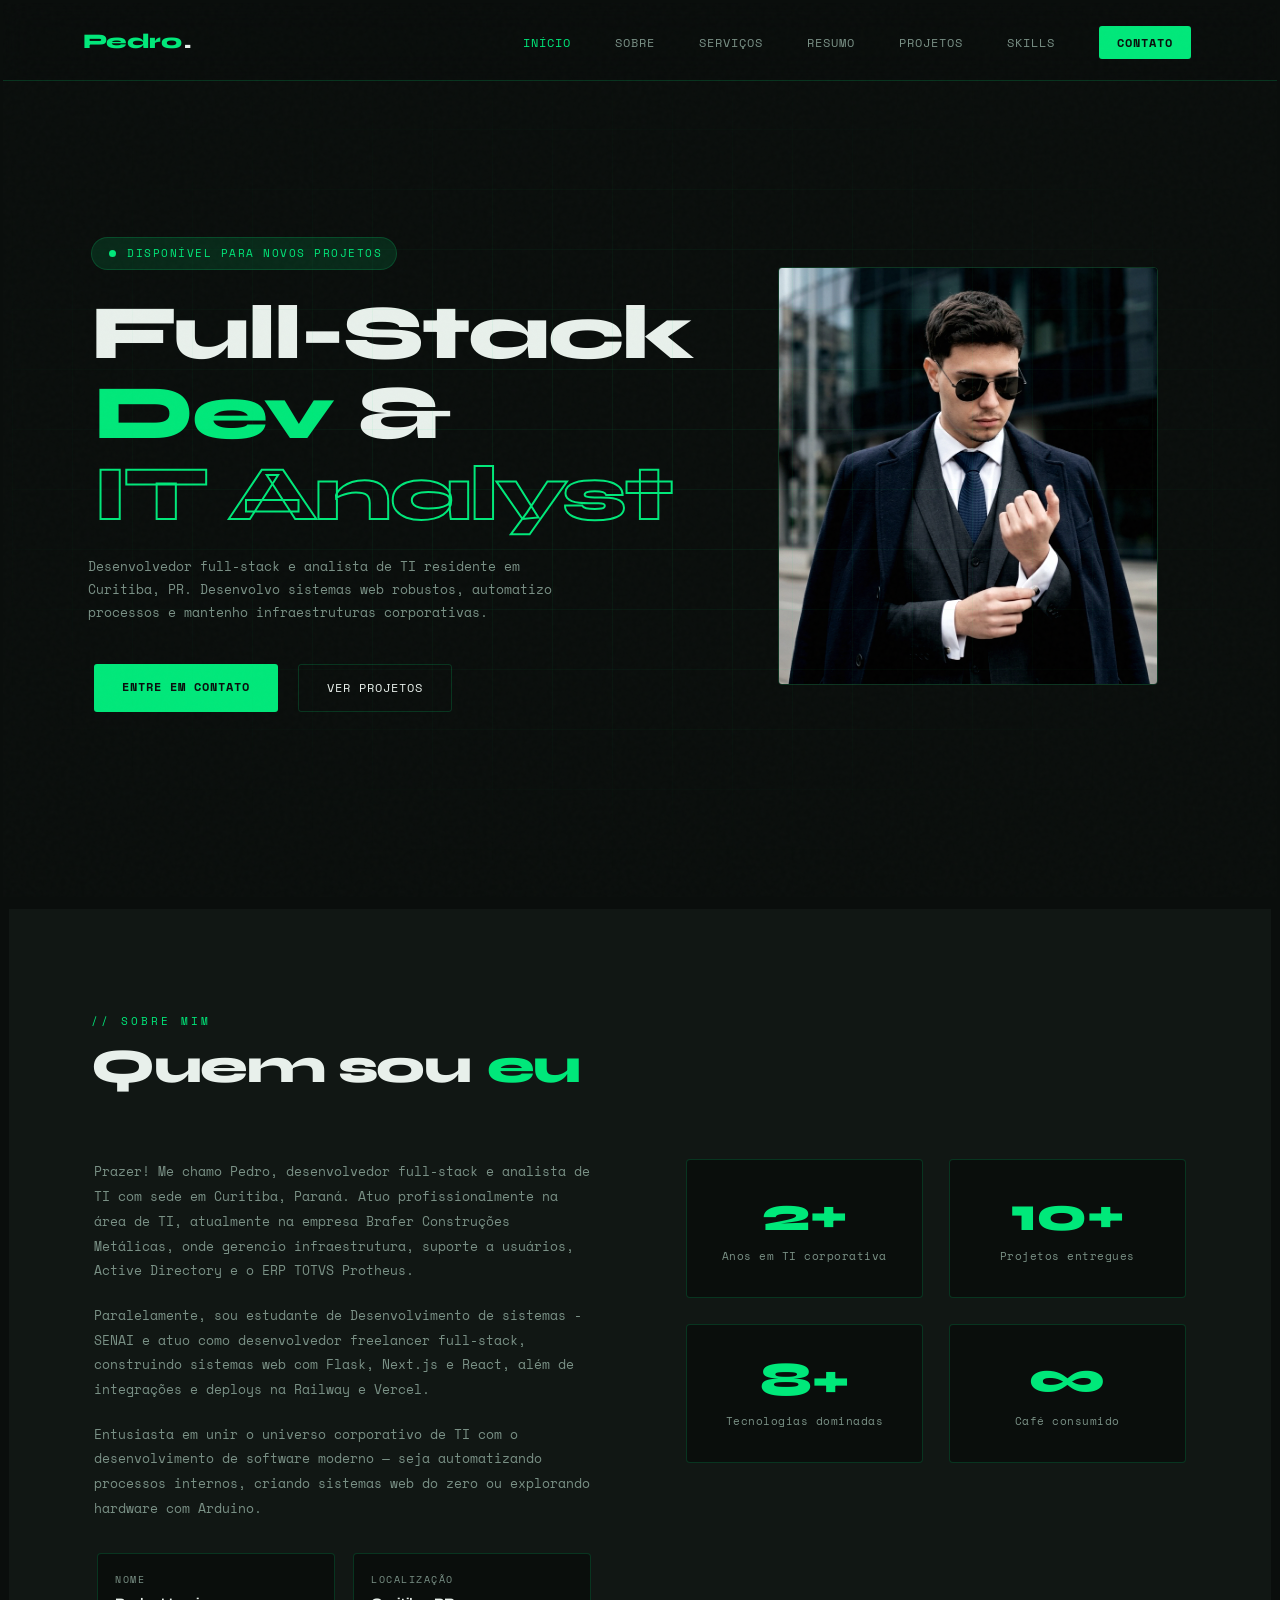
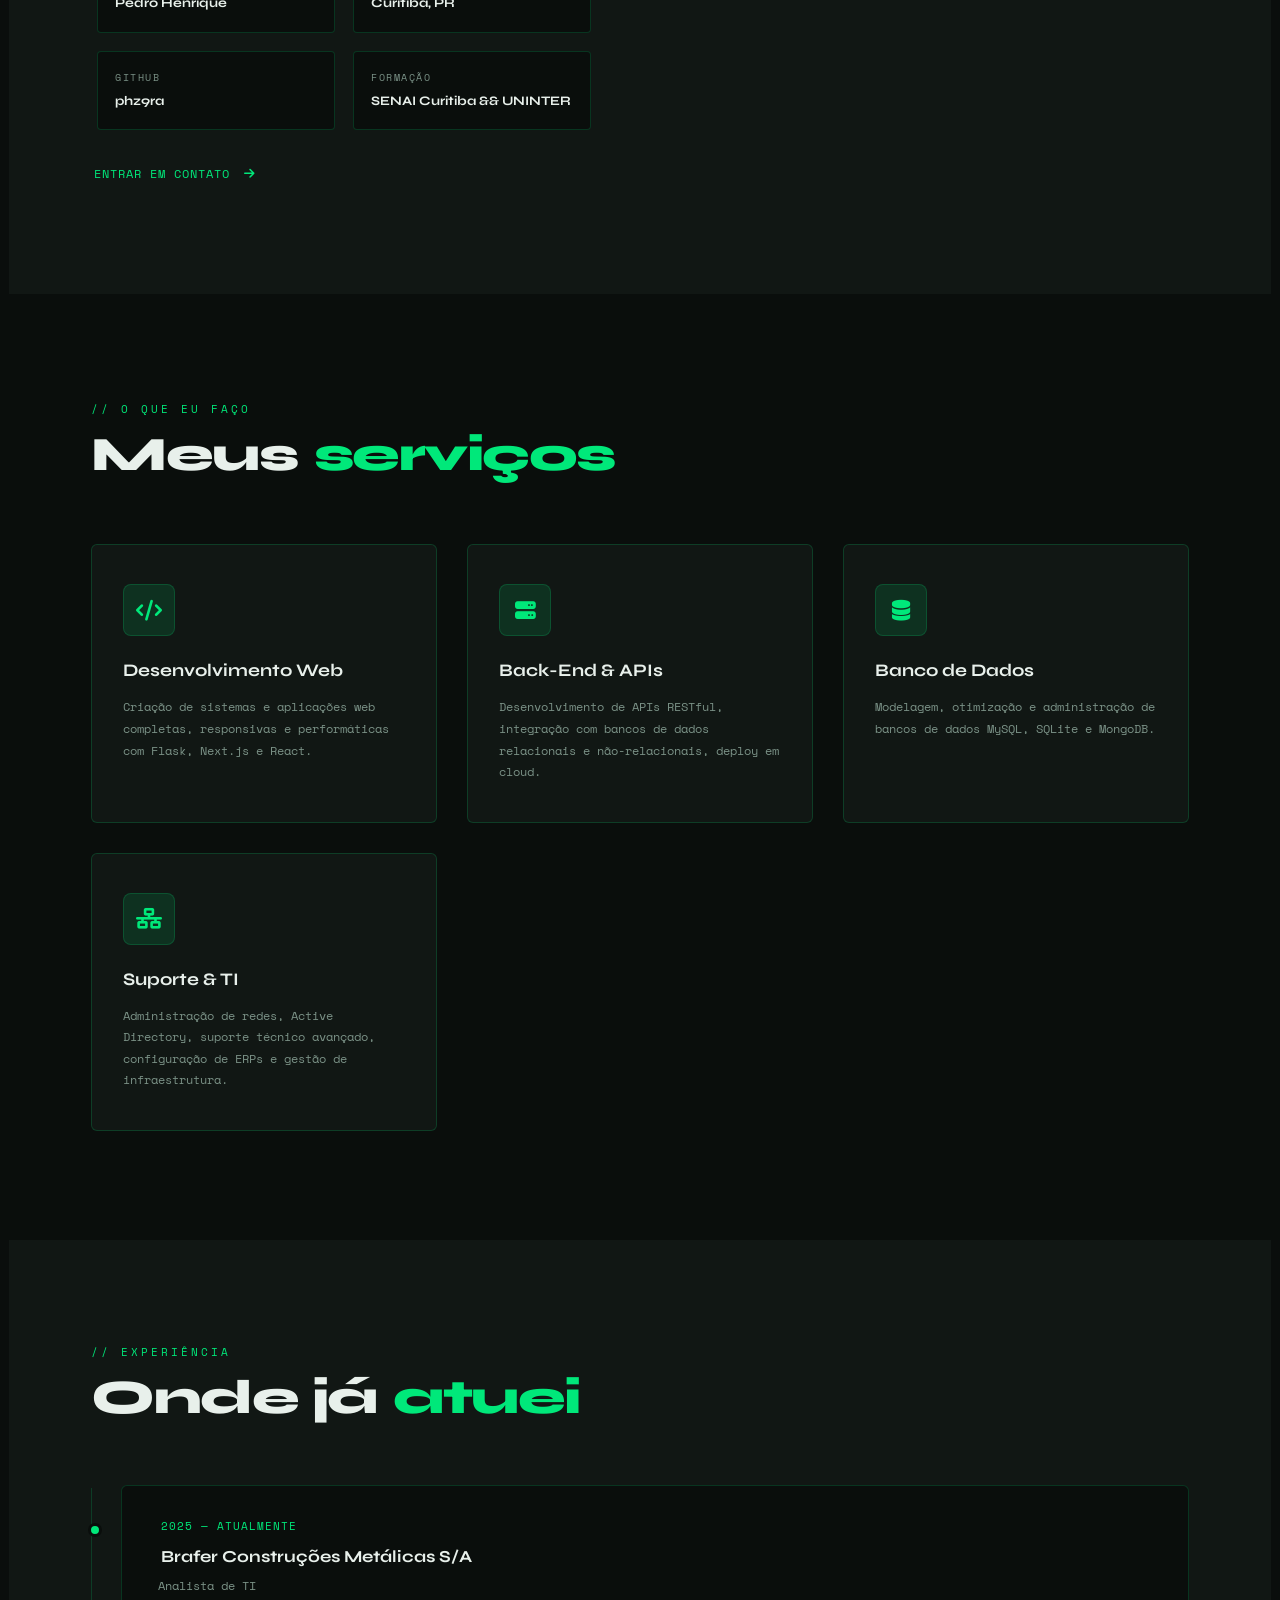
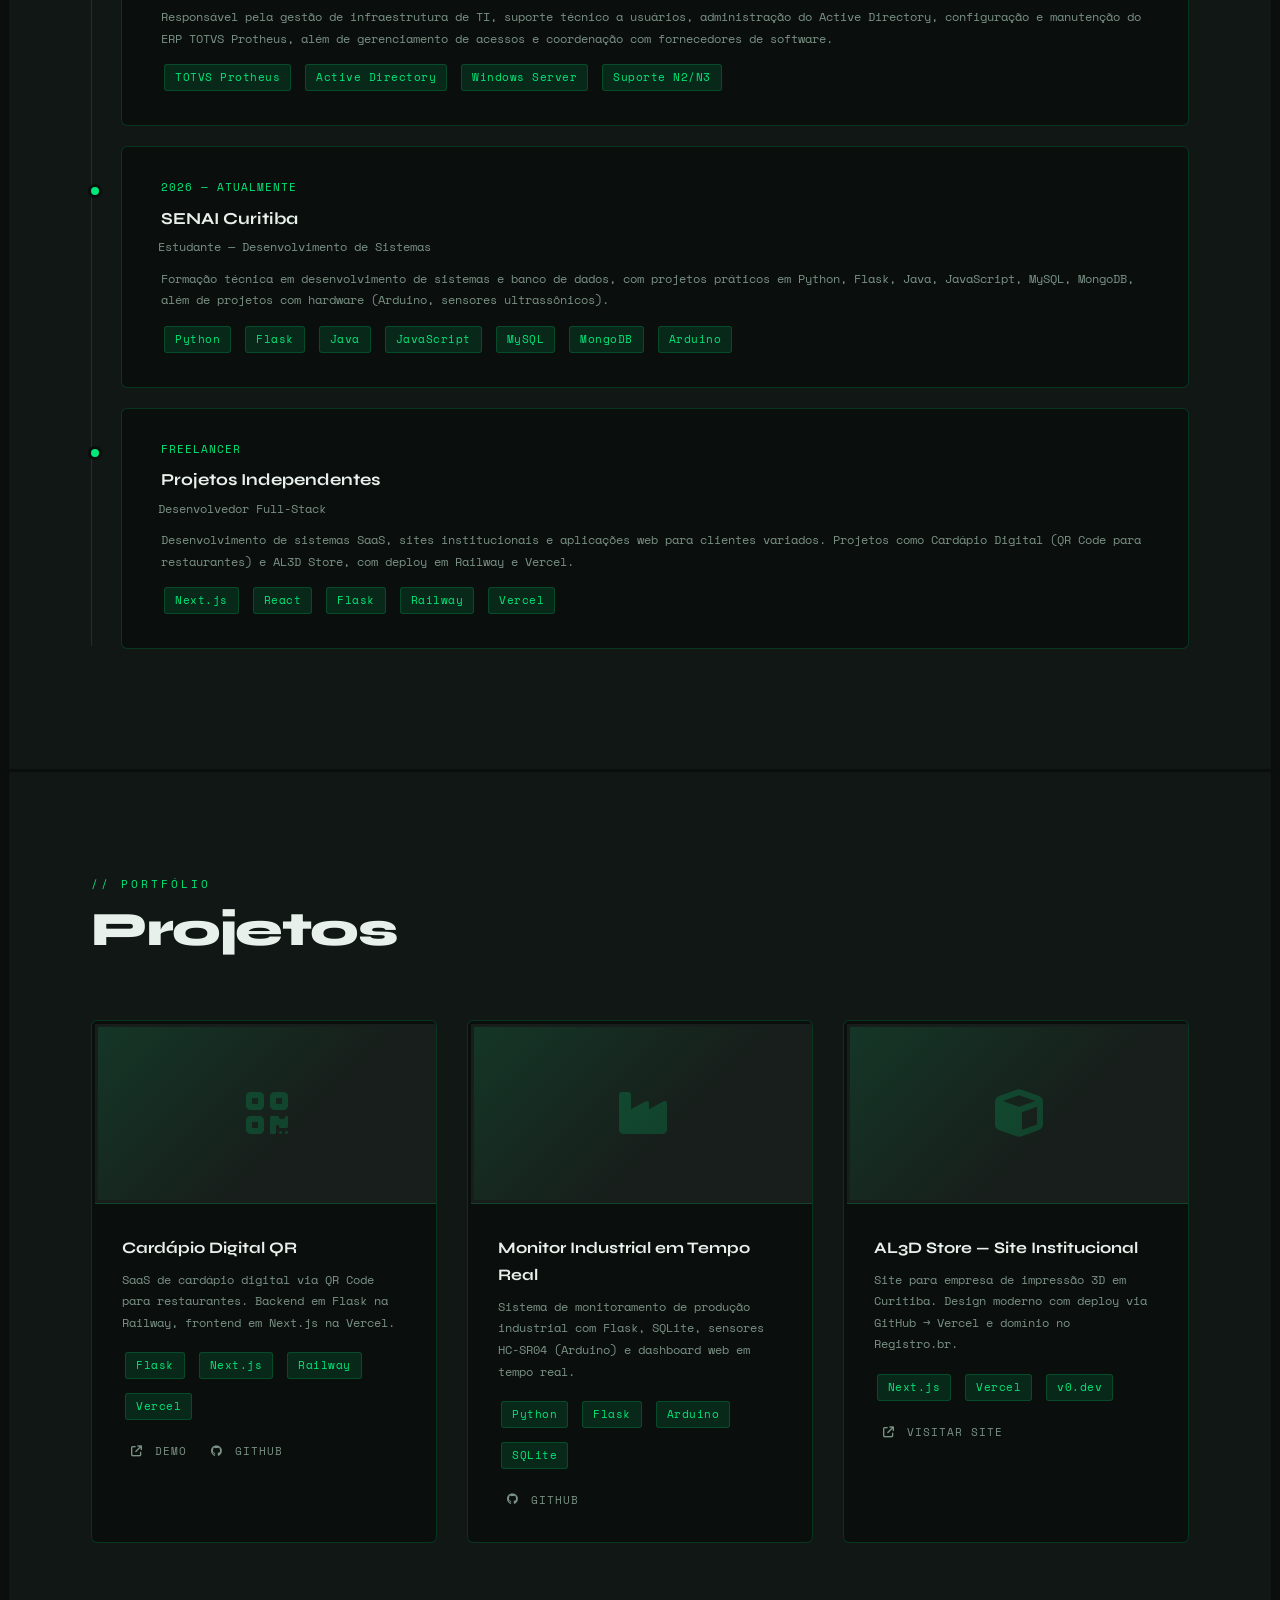
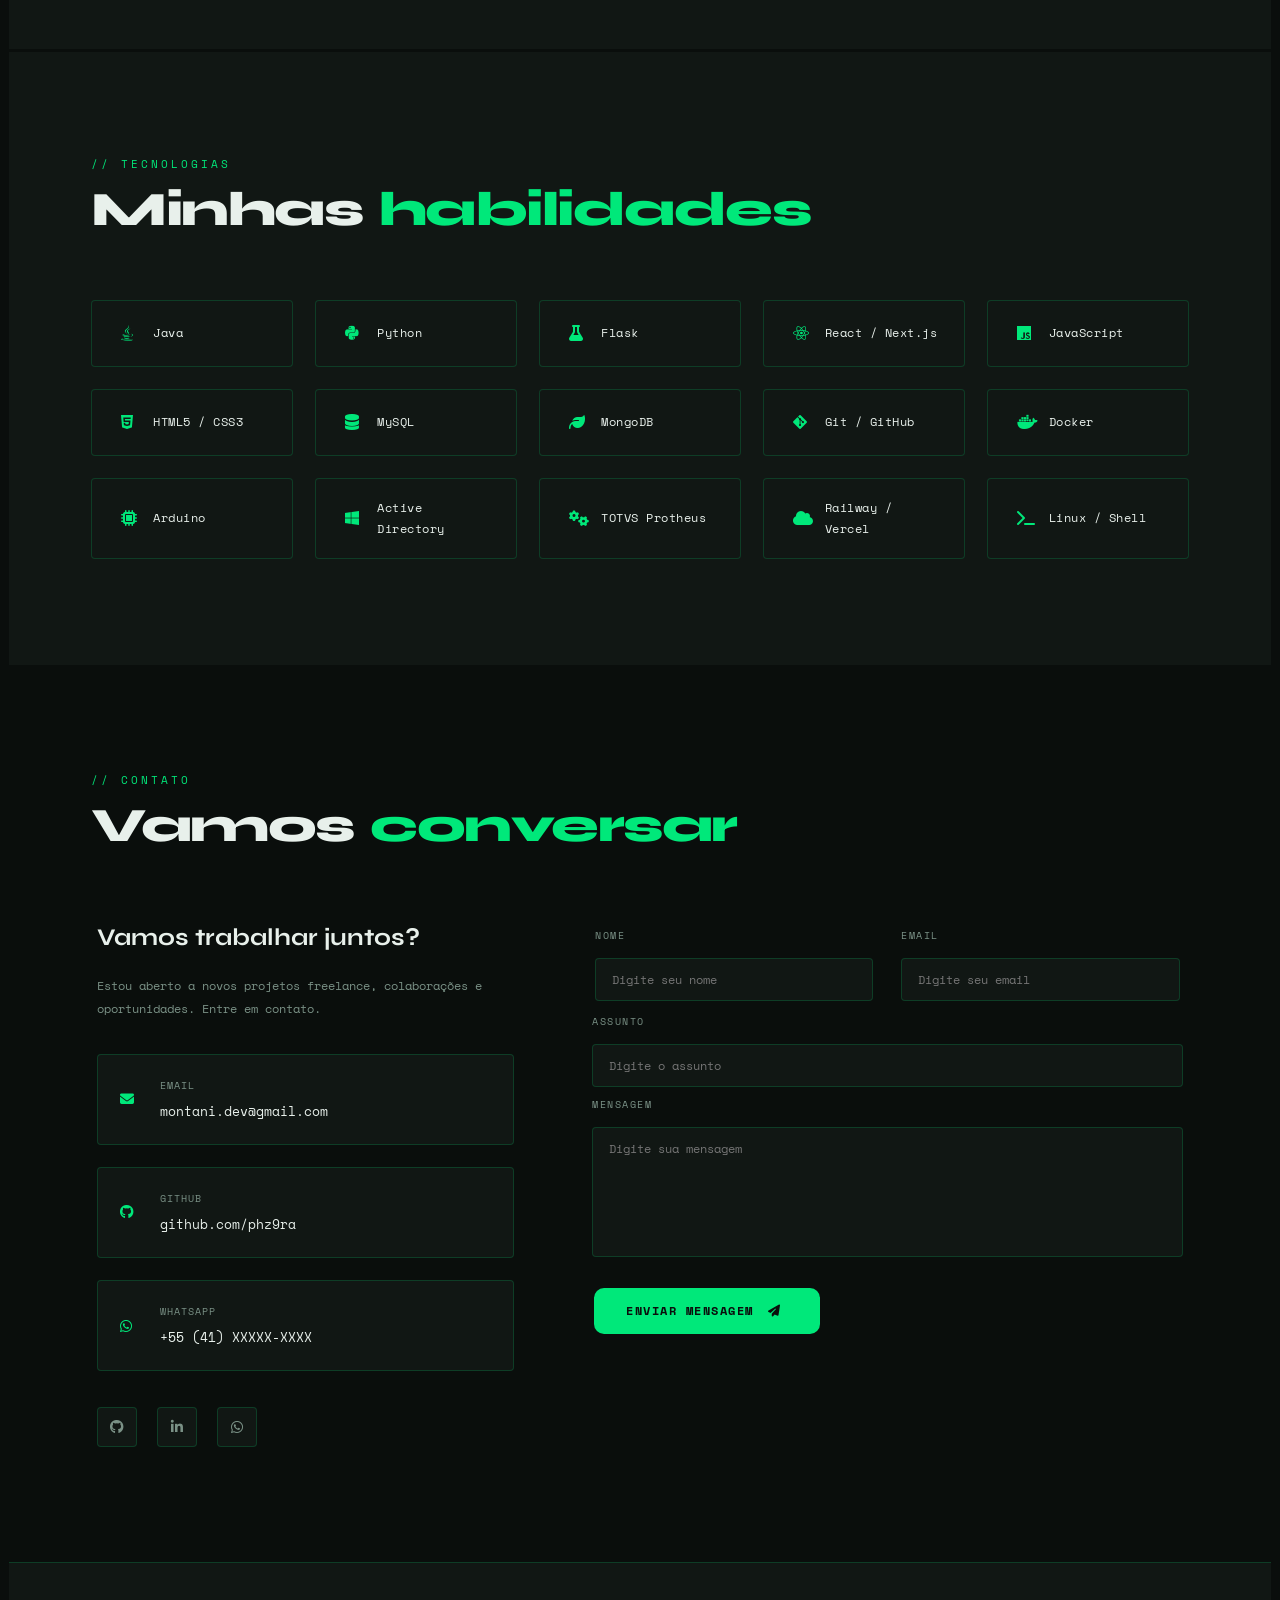
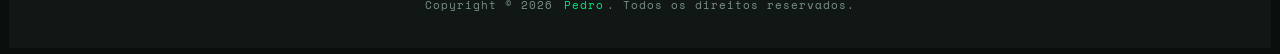
<file: index.html>
<!DOCTYPE html>
<html lang="pt-BR">

<head>
  <meta charset="UTF-8" />
  <meta name="viewport" content="width=device-width, initial-scale=1.0" />
  <title>Pedro — Desenvolvedor Full-Stack & Analista de TI</title>
  <link rel="preconnect" href="https://fonts.googleapis.com">
  <link
    href="https://fonts.googleapis.com/css2?family=Space+Mono:ital,wght@0,400;0,700;1,400&family=Syne:wght@400;600;700;800&display=swap"
    rel="stylesheet">
  <link rel="stylesheet" href="https://cdnjs.cloudflare.com/ajax/libs/font-awesome/6.5.0/css/all.min.css" />
  <link rel="stylesheet" href="style.css" />
  <link rel="icon" type="image/svg+xml" href="favicon.svg">
</head>

<body>

  <!-- ── NAVBAR ── -->
  <nav id="navbar">
    <a href="#home" class="nav-logo">Pedro<span>.</span></a>
    <ul class="nav-links" id="navLinks">
      <li><a href="#home">Início</a></li>
      <li><a href="#about">Sobre</a></li>
      <li><a href="#services">Serviços</a></li>
      <li><a href="#resume">Resumo</a></li>
      <li><a href="#projects">Projetos</a></li>
      <li><a href="#skills">Skills</a></li>
      <li><a href="#contact" class="nav-cta">Contato</a></li>
    </ul>
    <div class="hamburger" id="hamburger">
      <span></span><span></span><span></span>
    </div>
  </nav>

  <!-- ── HERO ── -->
  <section id="home">
    <div class="hero-grid container">
      <div class="hero-content">
        <div class="hero-badge">Disponível para novos projetos</div>
        <h1 class="hero-title">
          Full-Stack<br>
          <span class="accent">Dev</span> &amp;<br>
          <span class="outline">IT Analyst</span>
        </h1>
        <p class="hero-subtitle">
          Desenvolvedor full-stack e analista de TI residente em Curitiba, PR.
          Desenvolvo sistemas web robustos, automatizo processos e mantenho
          infraestruturas corporativas.
        </p>
        <div class="hero-btns">
          <a href="#contact" class="btn-primary">Entre em contato</a>
          <a href="#projects" class="btn-outline">Ver projetos</a>
        </div>
      </div>
      <img src="./ph.png" class="hero-photo" alt="Pedro">
    </div>
    </div>
  </section>

  <!-- ── ABOUT ── -->
  <section id="about">
    <div class="container">
      <div class="section-header reveal">
        <p class="section-tag">// sobre mim</p>
        <h2 class="section-title">Quem sou <span>eu</span></h2>
      </div>
      <div class="about-grid">
        <div class="about-text reveal">
          <p>
            Prazer! Me chamo Pedro, desenvolvedor full-stack e analista de TI com sede em Curitiba, Paraná.
            Atuo profissionalmente na área de TI, atualmente na empresa Brafer Construções Metálicas, onde gerencio
            infraestrutura, suporte a usuários, Active Directory e o ERP TOTVS Protheus.
          </p>
          <p>
            Paralelamente, sou estudante de Desenvolvimento de sistemas - SENAI
            e atuo como desenvolvedor freelancer full-stack, construindo sistemas web com Flask,
            Next.js e React, além de integrações e deploys na Railway e Vercel.
          </p>
          <p>
            Entusiasta em unir o universo corporativo de TI com o desenvolvimento de software
            moderno — seja automatizando processos internos, criando sistemas web do zero ou
            explorando hardware com Arduino.
          </p>

          <div class="about-info">
            <div class="info-item">
              <div class="info-label">Nome</div>
              <div class="info-value">Pedro Henrique</div>
            </div>
            <div class="info-item">
              <div class="info-label">Localização</div>
              <div class="info-value">Curitiba, PR</div>
            </div>
            <div class="info-item">
              <div class="info-label">GitHub</div>
              <div class="info-value">phz9ra</div>
            </div>
            <div class="info-item">
              <div class="info-label">Formação</div>
              <div class="info-value">SENAI Curitiba && UNINTER</div>
            </div>
          </div>

          <a href="#contact" class="btn-link">Entrar em contato <i class="fa-solid fa-arrow-right"></i></a>
        </div>
        <div class="stats-grid reveal">
          <div class="stat-card">
            <div class="stat-number">2+</div>
            <div class="stat-label">Anos em TI corporativa</div>
          </div>
          <div class="stat-card">
            <div class="stat-number">10+</div>
            <div class="stat-label">Projetos entregues</div>
          </div>
          <div class="stat-card">
            <div class="stat-number">8+</div>
            <div class="stat-label">Tecnologias dominadas</div>
          </div>
          <div class="stat-card">
            <div class="stat-number">∞</div>
            <div class="stat-label">Café consumido</div>
          </div>
        </div>
      </div>
    </div>
  </section>

  <!-- ── SERVICES ── -->
  <section id="services">
    <div class="container">
      <div class="section-header reveal">
        <p class="section-tag">// o que eu faço</p>
        <h2 class="section-title">Meus <span>serviços</span></h2>
      </div>
      <div class="services-grid">
        <div class="service-card reveal">
          <div class="service-icon"><i class="fa-solid fa-code"></i></div>
          <div class="service-name">Desenvolvimento Web</div>
          <p class="service-desc">Criação de sistemas e aplicações web completas, responsivas e performáticas com Flask,
            Next.js e React.</p>
        </div>
        <div class="service-card reveal">
          <div class="service-icon"><i class="fa-solid fa-server"></i></div>
          <div class="service-name">Back-End & APIs</div>
          <p class="service-desc">Desenvolvimento de APIs RESTful, integração com bancos de dados relacionais e
            não-relacionais, deploy em cloud.</p>
        </div>
        <div class="service-card reveal">
          <div class="service-icon"><i class="fa-solid fa-database"></i></div>
          <div class="service-name">Banco de Dados</div>
          <p class="service-desc">Modelagem, otimização e administração de bancos de dados MySQL, SQLite e MongoDB.</p>
        </div>
        <div class="service-card reveal">
          <div class="service-icon"><i class="fa-solid fa-network-wired"></i></div>
          <div class="service-name">Suporte & TI</div>
          <p class="service-desc">Administração de redes, Active Directory, suporte técnico avançado, configuração de
            ERPs e gestão de infraestrutura.</p>
        </div>
      </div>
    </div>
  </section>

  <!-- ── RESUME ── -->
  <section id="resume">
    <div class="container">
      <div class="section-header reveal">
        <p class="section-tag">// experiência</p>
        <h2 class="section-title">Onde já <span>atuei</span></h2>
      </div>
      <div class="resume-timeline">

        <div class="resume-item reveal">
          <div class="resume-date">2025 — Atualmente</div>
          <div class="resume-company">Brafer Construções Metálicas S/A</div>
          <div class="resume-role">Analista de TI</div>
          <p class="resume-desc">
            Responsável pela gestão de infraestrutura de TI, suporte técnico a usuários, administração do Active
            Directory,
            configuração e manutenção do ERP TOTVS Protheus, além de gerenciamento de acessos e
            coordenação com fornecedores de software.
          </p>
          <div class="resume-tags">
            <span class="tag">TOTVS Protheus</span>
            <span class="tag">Active Directory</span>
            <span class="tag">Windows Server</span>
            <span class="tag">Suporte N2/N3</span>
          </div>
        </div>

        <div class="resume-item reveal">
          <div class="resume-date">2026 — Atualmente</div>
          <div class="resume-company">SENAI Curitiba</div>
          <div class="resume-role">Estudante — Desenvolvimento de Sistemas </div>
          <p class="resume-desc">
            Formação técnica em desenvolvimento de sistemas e banco de dados, com projetos práticos em
            Python, Flask, Java, JavaScript, MySQL, MongoDB, além de projetos com hardware (Arduino, sensores
            ultrassônicos).
          </p>
          <div class="resume-tags">
            <span class="tag">Python</span>
            <span class="tag">Flask</span>
            <span class="tag">Java</span>
            <span class="tag">JavaScript</span>
            <span class="tag">MySQL</span>
            <span class="tag">MongoDB</span>
            <span class="tag">Arduino</span>
          </div>
        </div>

        <div class="resume-item reveal">
          <div class="resume-date">Freelancer</div>
          <div class="resume-company">Projetos Independentes</div>
          <div class="resume-role">Desenvolvedor Full-Stack</div>
          <p class="resume-desc">
            Desenvolvimento de sistemas SaaS, sites institucionais e aplicações web para clientes variados.
            Projetos como Cardápio Digital (QR Code para restaurantes) e AL3D Store, com deploy em Railway e Vercel.
          </p>
          <div class="resume-tags">
            <span class="tag">Next.js</span>
            <span class="tag">React</span>
            <span class="tag">Flask</span>
            <span class="tag">Railway</span>
            <span class="tag">Vercel</span>
          </div>
        </div>

      </div>
    </div>
  </section>

  <!-- ── PROJECTS ── -->
  <section id="projects">
    <div class="container">
      <div class="section-header reveal">
        <p class="section-tag">// portfólio</p>
        <h2 class="section-title">Projetos</h2>
      </div>
      <div class="projects-grid">

        <div class="project-card reveal">
          <div class="project-img"><i class="fa-solid fa-qrcode"></i></div>
          <div class="project-body">
            <div class="project-title">Cardápio Digital QR</div>
            <p class="project-desc">SaaS de cardápio digital via QR Code para restaurantes. Backend em Flask na Railway,
              frontend em Next.js na Vercel.</p>
            <div class="resume-tags" style="margin-bottom:16px">
              <span class="tag">Flask</span><span class="tag">Next.js</span><span class="tag">Railway</span><span
                class="tag">Vercel</span>
            </div>
            <div class="project-links">
              <a href="https://cardapio-qr.vercel.app" target="_blank" class="project-link"><i
                  class="fa-solid fa-arrow-up-right-from-square"></i> Demo</a>
              <a href="https://github.com/phz9ra" target="_blank" class="project-link"><i
                  class="fa-brands fa-github"></i> GitHub</a>
            </div>
          </div>
        </div>

        <div class="project-card reveal">
          <div class="project-img"><i class="fa-solid fa-industry"></i></div>
          <div class="project-body">
            <div class="project-title">Monitor Industrial em Tempo Real</div>
            <p class="project-desc">Sistema de monitoramento de produção industrial com Flask, SQLite, sensores HC-SR04
              (Arduino) e dashboard web em tempo real.</p>
            <div class="resume-tags" style="margin-bottom:16px">
              <span class="tag">Python</span><span class="tag">Flask</span><span class="tag">Arduino</span><span
                class="tag">SQLite</span>
            </div>
            <div class="project-links">
              <a href="https://github.com/phz9ra/projeto-montagem-industrial" target="_blank" class="project-link"><i
                  class="fa-brands fa-github"></i> GitHub</a>
            </div>
          </div>
        </div>

        <div class="project-card reveal">
          <div class="project-img"><i class="fa-solid fa-cube"></i></div>
          <div class="project-body">
            <div class="project-title">AL3D Store — Site Institucional</div>
            <p class="project-desc">Site para empresa de impressão 3D em Curitiba. Design moderno com deploy via GitHub
              → Vercel e domínio no Registro.br.</p>
            <div class="resume-tags" style="margin-bottom:16px">
              <span class="tag">Next.js</span><span class="tag">Vercel</span><span class="tag">v0.dev</span>
            </div>
            <div class="project-links">
              <a href="https://v0-site-al3d-store.vercel.app/" class="project-link"><i
                  class="fa-solid fa-arrow-up-right-from-square"></i> Visitar site</a>
            </div>
          </div>
        </div>

      </div>
    </div>
  </section>

  <!-- ── SKILLS ── -->
  <section id="skills" style="background: var(--surface)">
    <div class="container">
      <div class="section-header reveal">
        <p class="section-tag">// tecnologias</p>
        <h2 class="section-title">Minhas <span>habilidades</span></h2>
      </div>
      <div class="skills-grid">
        <div class="skill-item reveal"><span class="skill-icon"><i class="fa-brands fa-java"></i></span><span
            class="skill-name">Java</span></div>
        <div class="skill-item reveal"><span class="skill-icon"><i class="fa-brands fa-python"></i></span><span
            class="skill-name">Python</span></div>
        <div class="skill-item reveal"><span class="skill-icon"><i class="fa-solid fa-flask"></i></span><span
            class="skill-name">Flask</span></div>
        <div class="skill-item reveal"><span class="skill-icon"><i class="fa-brands fa-react"></i></span><span
            class="skill-name">React / Next.js</span></div>
        <div class="skill-item reveal"><span class="skill-icon"><i class="fa-brands fa-js"></i></span><span
            class="skill-name">JavaScript</span></div>
        <div class="skill-item reveal"><span class="skill-icon"><i class="fa-brands fa-html5"></i></span><span
            class="skill-name">HTML5 / CSS3</span></div>
        <div class="skill-item reveal"><span class="skill-icon"><i class="fa-solid fa-database"></i></span><span
            class="skill-name">MySQL</span></div>
        <div class="skill-item reveal"><span class="skill-icon"><i class="fa-solid fa-leaf"></i></span><span
            class="skill-name">MongoDB</span></div>
        <div class="skill-item reveal"><span class="skill-icon"><i class="fa-brands fa-git-alt"></i></span><span
            class="skill-name">Git / GitHub</span></div>
        <div class="skill-item reveal"><span class="skill-icon"><i class="fa-brands fa-docker"></i></span><span
            class="skill-name">Docker</span></div>
        <div class="skill-item reveal"><span class="skill-icon"><i class="fa-solid fa-microchip"></i></span><span
            class="skill-name">Arduino</span></div>
        <div class="skill-item reveal"><span class="skill-icon"><i class="fa-brands fa-windows"></i></span><span
            class="skill-name">Active Directory</span></div>
        <div class="skill-item reveal"><span class="skill-icon"><i class="fa-solid fa-gears"></i></span><span
            class="skill-name">TOTVS Protheus</span></div>
        <div class="skill-item reveal"><span class="skill-icon"><i class="fa-solid fa-cloud"></i></span><span
            class="skill-name">Railway / Vercel</span></div>
        <div class="skill-item reveal"><span class="skill-icon"><i class="fa-solid fa-terminal"></i></span><span
            class="skill-name">Linux / Shell</span></div>


      </div>
    </div>
  </section>

  <!-- ── CONTACT ── -->
  <section id="contact">
    <div class="container">
      <div class="section-header reveal">
        <p class="section-tag">// contato</p>
        <h2 class="section-title">Vamos <span>conversar</span></h2>
      </div>
      <div class="contact-grid">
        <div class="contact-left reveal">
          <div class="contact-info">
            <h3>Vamos trabalhar juntos?</h3>
            <p>Estou aberto a novos projetos freelance, colaborações e oportunidades. Entre em contato.
              </p>
          </div>
          <div class="contact-items">
            <a href="mailto:montani.dev@gmail.com" class="contact-item">
              <i class="fa-solid fa-envelope"></i>
              <div class="contact-item-info">
                <span class="contact-item-label">Email</span>
                <span class="contact-item-value">montani.dev@gmail.com</span>
              </div>
            </a>
            <a href="https://github.com/phz9ra" target="_blank" class="contact-item">
              <i class="fa-brands fa-github"></i>
              <div class="contact-item-info">
                <span class="contact-item-label">GitHub</span>
                <span class="contact-item-value">github.com/phz9ra</span>
              </div>
            </a>
            <a href="https://api.whatsapp.com/send?phone=5541995874639" target="_blank" class="contact-item">
              <i class="fa-brands fa-whatsapp"></i>
              <div class="contact-item-info">
                <span class="contact-item-label">WhatsApp</span>
                <span class="contact-item-value">+55 (41) XXXXX-XXXX</span>
              </div>
            </a>
          </div>
          <div class="socials">
            <a href="https://github.com/phz9ra" target="_blank" class="social-link"><i
                class="fa-brands fa-github"></i></a>
            <a href="https://linkedin.com/in/" target="_blank" class="social-link"><i
                class="fa-brands fa-linkedin-in"></i></a>
            <a href="https://api.whatsapp.com/send?phone=5541995874639" target="_blank" class="social-link"><i
                class="fa-brands fa-whatsapp"></i></a>
          </div>
        </div>
        <div class="contact-form-wrap reveal">
          <form class="contact-form" id="contactForm" data-formspree-id="xdabgwrj"></form>
          <div class="form-row">
            <div class="form-group">
              <label class="form-label">Nome</label>
              <input type="text" name="name" class="form-input" placeholder="Digite seu nome" required>
            </div>
            <div class="form-group">
              <label class="form-label">Email</label>
              <input type="email" name="email" class="form-input" placeholder="Digite seu email" required>
            </div>
          </div>
          <div class="form-group">
            <label class="form-label">Assunto</label>
            <input type="text" name="subject" class="form-input" placeholder="Digite o assunto" required>
          </div>
          <div class="form-group">
            <label class="form-label">Mensagem</label>
            <textarea name="message" class="form-textarea" placeholder="Digite sua mensagem" required></textarea>
          </div>
          <button type="submit" class="btn-submit">Enviar mensagem <i class="fa-solid fa-paper-plane"></i></button>
          </form>
        </div>
      </div>
    </div>
  </section>

  <!-- ── FOOTER ── -->
  <footer>
    <p>Copyright © 2026 <a href="#home">Pedro</a>. Todos os direitos reservados.</p>
  </footer>

  <!-- ── JS ── -->
  <script>
    // Navbar scroll
    const navbar = document.getElementById('navbar');
    window.addEventListener('scroll', () => {
      navbar.classList.toggle('scrolled', window.scrollY > 50);
    });

    // Hamburger
    const hamburger = document.getElementById('hamburger');
    const navLinks = document.getElementById('navLinks');
    hamburger.addEventListener('click', () => {
      navLinks.classList.toggle('open');
    });
    navLinks.querySelectorAll('a').forEach(a => {
      a.addEventListener('click', () => navLinks.classList.remove('open'));
    });

    // Scroll reveal
    const revealEls = document.querySelectorAll('.reveal');
    const observer = new IntersectionObserver((entries) => {
      entries.forEach(e => {
        if (e.isIntersecting) {
          e.target.classList.add('visible');
        }
      });
    }, { threshold: 0.1 });
    revealEls.forEach(el => observer.observe(el));

    // Active nav link
    const sections = document.querySelectorAll('section[id]');
    const links = document.querySelectorAll('.nav-links a');
    window.addEventListener('scroll', () => {
      let current = '';
      sections.forEach(s => {
        if (window.scrollY >= s.offsetTop - 120) current = s.id;
      });
      links.forEach(l => {
        l.style.color = l.getAttribute('href') === '#' + current
          ? 'var(--accent)' : '';
      });
    });

    document.getElementById('contactForm').addEventListener('submit', async e => {
      e.preventDefault();
      const form = e.target;
      const btn = form.querySelector('[type="submit"]');
      const id = form.dataset.formspreeId;

      btn.disabled = true;
      btn.textContent = 'Enviando...';
      btn.style.opacity = '0.7';

      try {
        const res = await fetch(`https://formspree.io/f/${id}`, {
          method: 'POST',
          headers: { 'Accept': 'application/json' },
          body: new FormData(form)
        });

        if (res.ok) {
          btn.innerHTML = 'Mensagem enviada ✓';
          btn.style.background = 'var(--accent2)';
          btn.style.opacity = '1';
          form.reset();
          setTimeout(() => {
            btn.innerHTML = 'Enviar mensagem <i class="fa-solid fa-paper-plane"></i>';
            btn.style.background = '';
            btn.disabled = false;
          }, 4000);
        } else {
          throw new Error();
        }
      } catch {
        btn.textContent = 'Erro ao enviar. Tente novamente.';
        btn.style.background = '#c0392b';
        btn.style.opacity = '1';
        btn.disabled = false;
        setTimeout(() => {
          btn.innerHTML = 'Enviar mensagem <i class="fa-solid fa-paper-plane"></i>';
          btn.style.background = '';
        }, 4000);
      }
    });
  </script>
</body>

</html>
</file>
<file: style.css>
:root {
    --bg: #0a0e0c;
    --surface: #111714;
    --surface2: #171e1b;
    --accent: #00e87a;
    --accent2: #00c463;
    --accent-dim: rgba(0, 232, 122, 0.12);
    --accent-glow: rgba(0, 232, 122, 0.35);
    --text: #e8f0eb;
    --text-muted: #7a9186;
    --border: rgba(0, 232, 122, 0.18);
    --font-head: 'Syne', sans-serif;
    --font-mono: 'Space Mono', monospace;
}

*,
*::before,
*::after {
    box-sizing: border-box;
    margin: 3px;
}

html {
    scroll-behavior: smooth;
}

body {
    background: var(--bg);
    color: var(--text);
    font-family: var(--font-mono);
    font-size: 14px;
    line-height: 1.7;
    overflow-x: hidden;
}

/* ── SCROLLBAR ── */
::-webkit-scrollbar {
    width: 6px;
}

::-webkit-scrollbar-track {
    background: var(--bg);
}

::-webkit-scrollbar-thumb {
    background: var(--accent2);
    border-radius: 3px;
}

/* ── NOISE OVERLAY ── */
body::before {
    content: '';
    position: fixed;
    inset: 0;
    background-image: url("data:image/svg+xml,%3Csvg viewBox='0 0 200 200' xmlns='http://www.w3.org/2000/svg'%3E%3Cfilter id='n'%3E%3CfeTurbulence type='fractalNoise' baseFrequency='0.9' numOctaves='4' stitchTiles='stitch'/%3E%3C/filter%3E%3Crect width='100%25' height='100%25' filter='url(%23n)' opacity='0.04'/%3E%3C/svg%3E");
    pointer-events: none;
    z-index: 9999;
    opacity: .45;
}

/* ── NAVBAR ── */
nav {
    position: fixed;
    top: 0;
    left: 0;
    right: 0;
    z-index: 1000;
    display: flex;
    align-items: center;
    justify-content: space-between;
    padding: 18px 6%;
    background: rgba(10, 14, 12, 0.85);
    backdrop-filter: blur(14px);
    border-bottom: 1px solid var(--border);
    transition: all .3s;
}

nav.scrolled {
    padding: 12px 6%;
}

.nav-logo {
    font-family: var(--font-head);
    font-size: 1.3rem;
    font-weight: 800;
    color: var(--accent);
    text-decoration: none;
    letter-spacing: -0.5px;
}

.nav-logo span {
    color: var(--text);
}

.nav-links {
    display: flex;
    gap: 2rem;
    list-style: none;
}

.nav-links a {
    color: var(--text-muted);
    text-decoration: none;
    font-size: 12px;
    letter-spacing: 1px;
    text-transform: uppercase;
    transition: color .2s;
}

.nav-links a:hover {
    color: var(--accent);
}

.nav-cta {
    background: var(--accent);
    color: #0a0e0c !important;
    padding: 8px 18px;
    border-radius: 3px;
    font-weight: 700;
}

.nav-cta:hover {
    background: var(--accent2) !important;
    color: #0a0e0c !important;
}

.hamburger {
    display: none;
    flex-direction: column;
    gap: 5px;
    cursor: pointer;
}

.hamburger span {
    width: 24px;
    height: 2px;
    background: var(--accent);
    display: block;
    transition: all .3s;
}

/* ── HERO ── */
#home {
    min-height: 100vh;
    display: flex;
    align-items: center;
    padding: 100px 6% 60px;
    position: relative;
    overflow: hidden;
}

.hero-grid {
    display: grid;
    grid-template-columns: 1fr 420px;
    align-items: center;
    gap: 60px;
    width: 100%;
    max-width: 1200px;
    margin: 0 auto;
}

.hero-badge {
    display: inline-flex;
    align-items: center;
    gap: 8px;
    background: var(--accent-dim);
    border: 1px solid var(--border);
    padding: 6px 14px;
    border-radius: 50px;
    font-size: 11px;
    color: var(--accent);
    letter-spacing: 1.5px;
    text-transform: uppercase;
    margin-bottom: 20px;
    animation: fadeUp .6s ease both;
}

.hero-badge::before {
    content: '';
    width: 7px;
    height: 7px;
    background: var(--accent);
    border-radius: 50%;
    animation: pulse 1.5s infinite;
}

@keyframes pulse {

    0%,
    100% {
        opacity: 1;
        transform: scale(1);
    }

    50% {
        opacity: .5;
        transform: scale(1.4);
    }
}

.hero-title {
    font-family: var(--font-head);
    font-size: clamp(2.8rem, 6vw, 5rem);
    font-weight: 800;
    line-height: 1.05;
    letter-spacing: -2px;
    animation: fadeUp .7s ease .1s both;
}

.hero-title .accent {
    color: var(--accent);
}

.hero-title .outline {
    -webkit-text-stroke: 2px var(--accent);
    color: transparent;
}

.hero-subtitle {
    font-size: 13px;
    color: var(--text-muted);
    max-width: 480px;
    margin: 20px 0 36px;
    line-height: 1.8;
    animation: fadeUp .7s ease .2s both;
}

.hero-btns {
    display: flex;
    gap: 14px;
    flex-wrap: wrap;
    animation: fadeUp .7s ease .3s both;
}

.btn-primary {
    background: var(--accent);
    color: #0a0e0c;
    padding: 13px 28px;
    border-radius: 3px;
    font-family: var(--font-mono);
    font-weight: 700;
    font-size: 12px;
    letter-spacing: 1px;
    text-decoration: none;
    text-transform: uppercase;
    transition: all .2s;
}

.btn-primary:hover {
    background: var(--accent2);
    transform: translateY(-2px);
    box-shadow: 0 8px 24px var(--accent-glow);
}

.btn-outline {
    border: 1px solid var(--border);
    color: var(--text);
    padding: 13px 28px;
    border-radius: 3px;
    font-family: var(--font-mono);
    font-size: 12px;
    letter-spacing: 1px;
    text-decoration: none;
    text-transform: uppercase;
    transition: all .2s;
}

.btn-outline:hover {
    border-color: var(--accent);
    color: var(--accent);
    transform: translateY(-2px);
}

.hero-photo-wrap {
    position: relative;
    animation: fadeUp .8s ease .2s both;
}

.hero-photo {
    width: 100%;
    max-width: 380px;
    aspect-ratio: 1/1.1;
    object-fit: cover;
    border-radius: 4px;
    display: block;
    filter: grayscale(20%) contrast(1.1);
    border: 1px solid var(--border);
}

/* Placeholder se não tiver foto */
.hero-photo-placeholder {
    width: 100%;
    max-width: 380px;
    aspect-ratio: 1/1.1;
    background: var(--surface2);
    border: 1px solid var(--border);
    border-radius: 4px;
    display: flex;
    flex-direction: column;
    align-items: center;
    justify-content: center;
    gap: 12px;
    color: var(--text-muted);
    font-size: 12px;
}

.hero-photo-placeholder i {
    font-size: 3rem;
    color: var(--border);
}

.hero-photo-wrap::before {
    content: '';
    position: absolute;
    inset: -12px;
    border: 1px solid var(--border);
    border-radius: 6px;
    z-index: -1;
}

.hero-photo-wrap::after {
    content: '';
    position: absolute;
    bottom: -20px;
    right: -20px;
    width: 120px;
    height: 120px;
    background: var(--accent-dim);
    border-radius: 50%;
    filter: blur(40px);
    z-index: -1;
}

/* BG grid */
#home::after {
    content: '';
    position: absolute;
    inset: 0;
    background-image:
        linear-gradient(var(--border) 1px, transparent 1px),
        linear-gradient(90deg, var(--border) 1px, transparent 1px);
    background-size: 60px 60px;
    mask-image: radial-gradient(ellipse 80% 60% at 50% 50%, black 20%, transparent 80%);
    pointer-events: none;
    opacity: .35;
}

/* ── SECTION BASE ── */
section {
    padding: 100px 6%;
}

.section-header {
    margin-bottom: 60px;
}

.section-tag {
    font-size: 11px;
    letter-spacing: 3px;
    text-transform: uppercase;
    color: var(--accent);
    margin-bottom: 10px;
}

.section-title {
    font-family: var(--font-head);
    font-size: clamp(2rem, 4vw, 3rem);
    font-weight: 800;
    letter-spacing: -1.5px;
    line-height: 1.1;
}

.section-title span {
    color: var(--accent);
}

.container {
    max-width: 1200px;
    margin: 0 auto;
}

/* ── ABOUT ── */
#about {
    background: var(--surface);
}

.about-grid {
    display: grid;
    grid-template-columns: 1fr 1fr;
    gap: 80px;
    align-items: start;
}

.about-text p {
    color: var(--text-muted);
    line-height: 1.9;
    margin-bottom: 20px;
    font-size: 13px;
}

.about-info {
    display: grid;
    grid-template-columns: 1fr 1fr;
    gap: 12px;
    margin-top: 30px;
}

.info-item {
    padding: 14px;
    border: 1px solid var(--border);
    border-radius: 4px;
    background: var(--bg);
}

.info-label {
    font-size: 10px;
    letter-spacing: 1.5px;
    text-transform: uppercase;
    color: var(--text-muted);
    margin-bottom: 4px;
}

.info-value {
    font-family: var(--font-head);
    font-weight: 700;
    font-size: 13px;
    color: var(--text);
}

.stats-grid {
    display: grid;
    grid-template-columns: 1fr 1fr;
    gap: 20px;
}

.stat-card {
    background: var(--bg);
    border: 1px solid var(--border);
    border-radius: 4px;
    padding: 28px 24px;
    text-align: center;
    transition: border-color .2s, transform .2s;
}

.stat-card:hover {
    border-color: var(--accent);
    transform: translateY(-4px);
}

.stat-number {
    font-family: var(--font-head);
    font-size: 3rem;
    font-weight: 800;
    color: var(--accent);
    line-height: 1;
}

.stat-label {
    font-size: 11px;
    color: var(--text-muted);
    margin-top: 8px;
    letter-spacing: 0.5px;
}

.btn-link {
    display: inline-flex;
    align-items: center;
    gap: 8px;
    color: var(--accent);
    text-decoration: none;
    font-size: 12px;
    letter-spacing: 1px;
    text-transform: uppercase;
    margin-top: 28px;
    border-bottom: 1px solid transparent;
    transition: border-color .2s;
}

.btn-link:hover {
    border-color: var(--accent);
}

/* ── SERVICES ── */
#services {}

.services-grid {
    display: grid;
    grid-template-columns: repeat(auto-fit, minmax(260px, 1fr));
    gap: 24px;
}

.service-card {
    background: var(--surface);
    border: 1px solid var(--border);
    border-radius: 6px;
    padding: 36px 28px;
    transition: all .3s;
    position: relative;
    overflow: hidden;
}

.service-card::before {
    content: '';
    position: absolute;
    top: 0;
    left: 0;
    right: 0;
    height: 2px;
    background: var(--accent);
    transform: scaleX(0);
    transform-origin: left;
    transition: transform .3s;
}

.service-card:hover {
    transform: translateY(-6px);
    border-color: var(--accent);
    box-shadow: 0 20px 40px rgba(0, 0, 0, .4);
}

.service-card:hover::before {
    transform: scaleX(1);
}

.service-icon {
    width: 52px;
    height: 52px;
    background: var(--accent-dim);
    border: 1px solid var(--border);
    border-radius: 8px;
    display: flex;
    align-items: center;
    justify-content: center;
    margin-bottom: 20px;
    color: var(--accent);
    font-size: 1.3rem;
    transition: background .3s;
}

.service-card:hover .service-icon {
    background: var(--accent);
    color: #0a0e0c;
}

.service-name {
    font-family: var(--font-head);
    font-weight: 700;
    font-size: 1.1rem;
    margin-bottom: 10px;
}

.service-desc {
    color: var(--text-muted);
    font-size: 12px;
    line-height: 1.8;
}

/* ── RESUME ── */
#resume {
    background: var(--surface);
}

.resume-timeline {
    position: relative;
    padding-left: 30px;
}

.resume-timeline::before {
    content: '';
    position: absolute;
    left: 0;
    top: 0;
    bottom: 0;
    width: 1px;
    background: var(--border);
}

.resume-item {
    position: relative;
    padding: 28px 28px 28px 36px;
    background: var(--bg);
    border: 1px solid var(--border);
    border-radius: 6px;
    margin-bottom: 20px;
    transition: border-color .2s, transform .2s;
}

.resume-item::before {
    content: '';
    position: absolute;
    left: -37px;
    top: 34px;
    width: 14px;
    height: 14px;
    background: var(--accent);
    border-radius: 50%;
    border: 3px solid var(--bg);
}

.resume-item:hover {
    border-color: var(--accent);
    transform: translateX(6px);
}

.resume-date {
    font-size: 11px;
    color: var(--accent);
    letter-spacing: 1px;
    text-transform: uppercase;
    margin-bottom: 8px;
}

.resume-company {
    font-family: var(--font-head);
    font-weight: 700;
    font-size: 1.05rem;
    color: var(--text);
}

.resume-role {
    color: var(--text-muted);
    font-size: 12px;
    margin: 4px 0 10px;
}

.resume-desc {
    color: var(--text-muted);
    font-size: 12px;
    line-height: 1.8;
    margin-bottom: 12px;
}

.resume-tags {
    display: flex;
    flex-wrap: wrap;
    gap: 8px;
}

.tag {
    background: var(--accent-dim);
    border: 1px solid var(--border);
    color: var(--accent);
    padding: 3px 10px;
    border-radius: 3px;
    font-size: 11px;
    letter-spacing: 0.5px;
}

/* ── SKILLS ── */
#skills {}

.skills-grid {
    display: grid;
    grid-template-columns: repeat(auto-fill, minmax(200px, 1fr));
    gap: 16px;
}

.skill-item {
    background: var(--surface);
    border: 1px solid var(--border);
    border-radius: 4px;
    padding: 16px 20px;
    display: flex;
    align-items: center;
    gap: 12px;
    transition: all .2s;
    cursor: default;
}

.skill-item:hover {
    border-color: var(--accent);
    background: var(--accent-dim);
    transform: translateX(4px);
}

.skill-icon {
    color: var(--accent);
    width: 20px;
    text-align: center;
    font-size: 1rem;
}

.skill-name {
    font-size: 12px;
    letter-spacing: 0.5px;
}

.skill-level {
    margin-left: auto;
    font-size: 10px;
    color: var(--text-muted);
}

/* ── PROJECTS ── */
#projects {
    background: var(--surface);
}

.projects-grid {
    display: grid;
    grid-template-columns: repeat(auto-fit, minmax(320px, 1fr));
    gap: 24px;
}

.project-card {
    background: var(--bg);
    border: 1px solid var(--border);
    border-radius: 6px;
    overflow: hidden;
    transition: all .3s;
}

.project-card:hover {
    border-color: var(--accent);
    transform: translateY(-6px);
    box-shadow: 0 24px 48px rgba(0, 0, 0, .5);
}

.project-img {
    width: 100%;
    height: 180px;
    background: var(--surface2);
    display: flex;
    align-items: center;
    justify-content: center;
    font-size: 3rem;
    color: var(--border);
    border-bottom: 1px solid var(--border);
    position: relative;
    overflow: hidden;
}

.project-img::after {
    content: '';
    position: absolute;
    inset: 0;
    background: linear-gradient(135deg, var(--accent-dim) 0%, transparent 60%);
}

.project-body {
    padding: 24px;
}

.project-title {
    font-family: var(--font-head);
    font-weight: 700;
    font-size: 1rem;
    margin-bottom: 8px;
}

.project-desc {
    color: var(--text-muted);
    font-size: 12px;
    line-height: 1.8;
    margin-bottom: 16px;
}

.project-links {
    display: flex;
    gap: 12px;
}

.project-link {
    color: var(--text-muted);
    text-decoration: none;
    font-size: 11px;
    letter-spacing: 1px;
    text-transform: uppercase;
    display: flex;
    align-items: center;
    gap: 6px;
    transition: color .2s;
}

.project-link:hover {
    color: var(--accent);
}

/* ── CONTACT ── */
#contact {}

.contact-grid {
    display: grid;
    grid-template-columns: 1fr 1.4fr;
    gap: 60px;
}

.contact-info h3 {
    font-family: var(--font-head);
    font-size: 1.5rem;
    font-weight: 700;
    margin-bottom: 16px;
}

.contact-info p {
    color: var(--text-muted);
    font-size: 12px;
    line-height: 1.9;
    margin-bottom: 30px;
}

.contact-items {
    display: flex;
    flex-direction: column;
    gap: 16px;
}

.contact-item {
    display: flex;
    align-items: center;
    gap: 14px;
    padding: 16px;
    background: var(--surface);
    border: 1px solid var(--border);
    border-radius: 4px;
    text-decoration: none;
    color: var(--text);
    transition: all .2s;
}

.contact-item:hover {
    border-color: var(--accent);
    transform: translateX(4px);
}

.contact-item i {
    color: var(--accent);
    width: 20px;
}

.contact-item-info {
    display: flex;
    flex-direction: column;
}

.contact-item-label {
    font-size: 10px;
    color: var(--text-muted);
    letter-spacing: 1px;
    text-transform: uppercase;
}

.contact-item-value {
    font-size: 13px;
}

.contact-form {
    display: flex;
    flex-direction: column;
    gap: 16px;
}

.form-row {
    display: grid;
    grid-template-columns: 1fr 1fr;
    gap: 16px;
}

.form-group {
    display: flex;
    flex-direction: column;
    gap: 8px;
}

.form-label {
    font-size: 10px;
    letter-spacing: 1.5px;
    text-transform: uppercase;
    color: var(--text-muted);
}

.form-input,
.form-textarea {
    background: var(--surface);
    border: 1px solid var(--border);
    border-radius: 4px;
    padding: 12px 16px;
    color: var(--text);
    font-family: var(--font-mono);
    font-size: 12px;
    transition: border-color .2s;
    outline: none;
    resize: none;
}

.form-input:focus,
.form-textarea:focus {
    border-color: var(--accent);
    box-shadow: 0 0 0 3px var(--accent-dim);
}

.form-textarea {
    min-height: 130px;
}

.btn-submit {
    background: var(--accent);
    color: #0a0e0c;
    border: none;
    padding: 14px 32px;
    border-radius: 10px;
    font-family: var(--font-mono);
    font-weight: 700;
    font-size: 12px;
    letter-spacing: 1.5px;
    text-transform: uppercase;
    cursor: pointer;
    transition: all .2s;
    align-self: flex-start;
    margin-top: 25px;
    margin-left: 8px
}

.btn-submit:hover {
    background: var(--accent2);
    transform: translateY(-2px);
    box-shadow: 0 8px 24px var(--accent-glow);
}

/* ── SOCIALS ── */
.socials {
    display: flex;
    gap: 14px;
    margin-top: 30px;
}

.social-link {
    width: 40px;
    height: 40px;
    background: var(--surface);
    border: 1px solid var(--border);
    border-radius: 4px;
    display: flex;
    align-items: center;
    justify-content: center;
    color: var(--text-muted);
    text-decoration: none;
    font-size: 14px;
    transition: all .2s;
}

.social-link:hover {
    background: var(--accent);
    color: #0a0e0c;
    border-color: var(--accent);
    transform: translateY(-3px);
}

/* ── FOOTER ── */
footer {
    background: var(--surface);
    border-top: 1px solid var(--border);
    padding: 30px 6%;
    text-align: center;
}

footer p {
    color: var(--text-muted);
    font-size: 11px;
    letter-spacing: 1px;
}

footer a {
    color: var(--accent);
    text-decoration: none;
}

/* ── ANIMATIONS ── */
@keyframes fadeUp {
    from {
        opacity: 0;
        transform: translateY(20px);
    }

    to {
        opacity: 1;
        transform: translateY(0);
    }
}

.reveal {
    opacity: 0;
    transform: translateY(30px);
    transition: opacity .7s ease, transform .7s ease;
}

.reveal.visible {
    opacity: 1;
    transform: translateY(0);
}

/* ── MOBILE ── */
@media (max-width: 900px) {
    .hero-grid {
        grid-template-columns: 1fr;
    }

    .hero-photo-wrap {
        display: none;
    }

    .about-grid {
        grid-template-columns: 1fr;
        gap: 40px;
    }

    .contact-grid {
        grid-template-columns: 1fr;
    }

    .form-row {
        grid-template-columns: 1fr;
    }

    nav {
        padding: 16px 5%;
    }

    .nav-links {
        display: none;
        flex-direction: column;
        position: absolute;
        top: 100%;
        left: 0;
        right: 0;
        background: var(--surface);
        padding: 20px;
        border-bottom: 1px solid var(--border);
        gap: 1rem;
    }

    .nav-links.open {
        display: flex;
    }

    .hamburger {
        display: flex;
    }
}

@media (max-width: 600px) {
    .stats-grid {
        grid-template-columns: 1fr 1fr;
    }

    .services-grid {
        grid-template-columns: 1fr;
    }

    .skills-grid {
        grid-template-columns: 1fr 1fr;
    }
}
</file>
